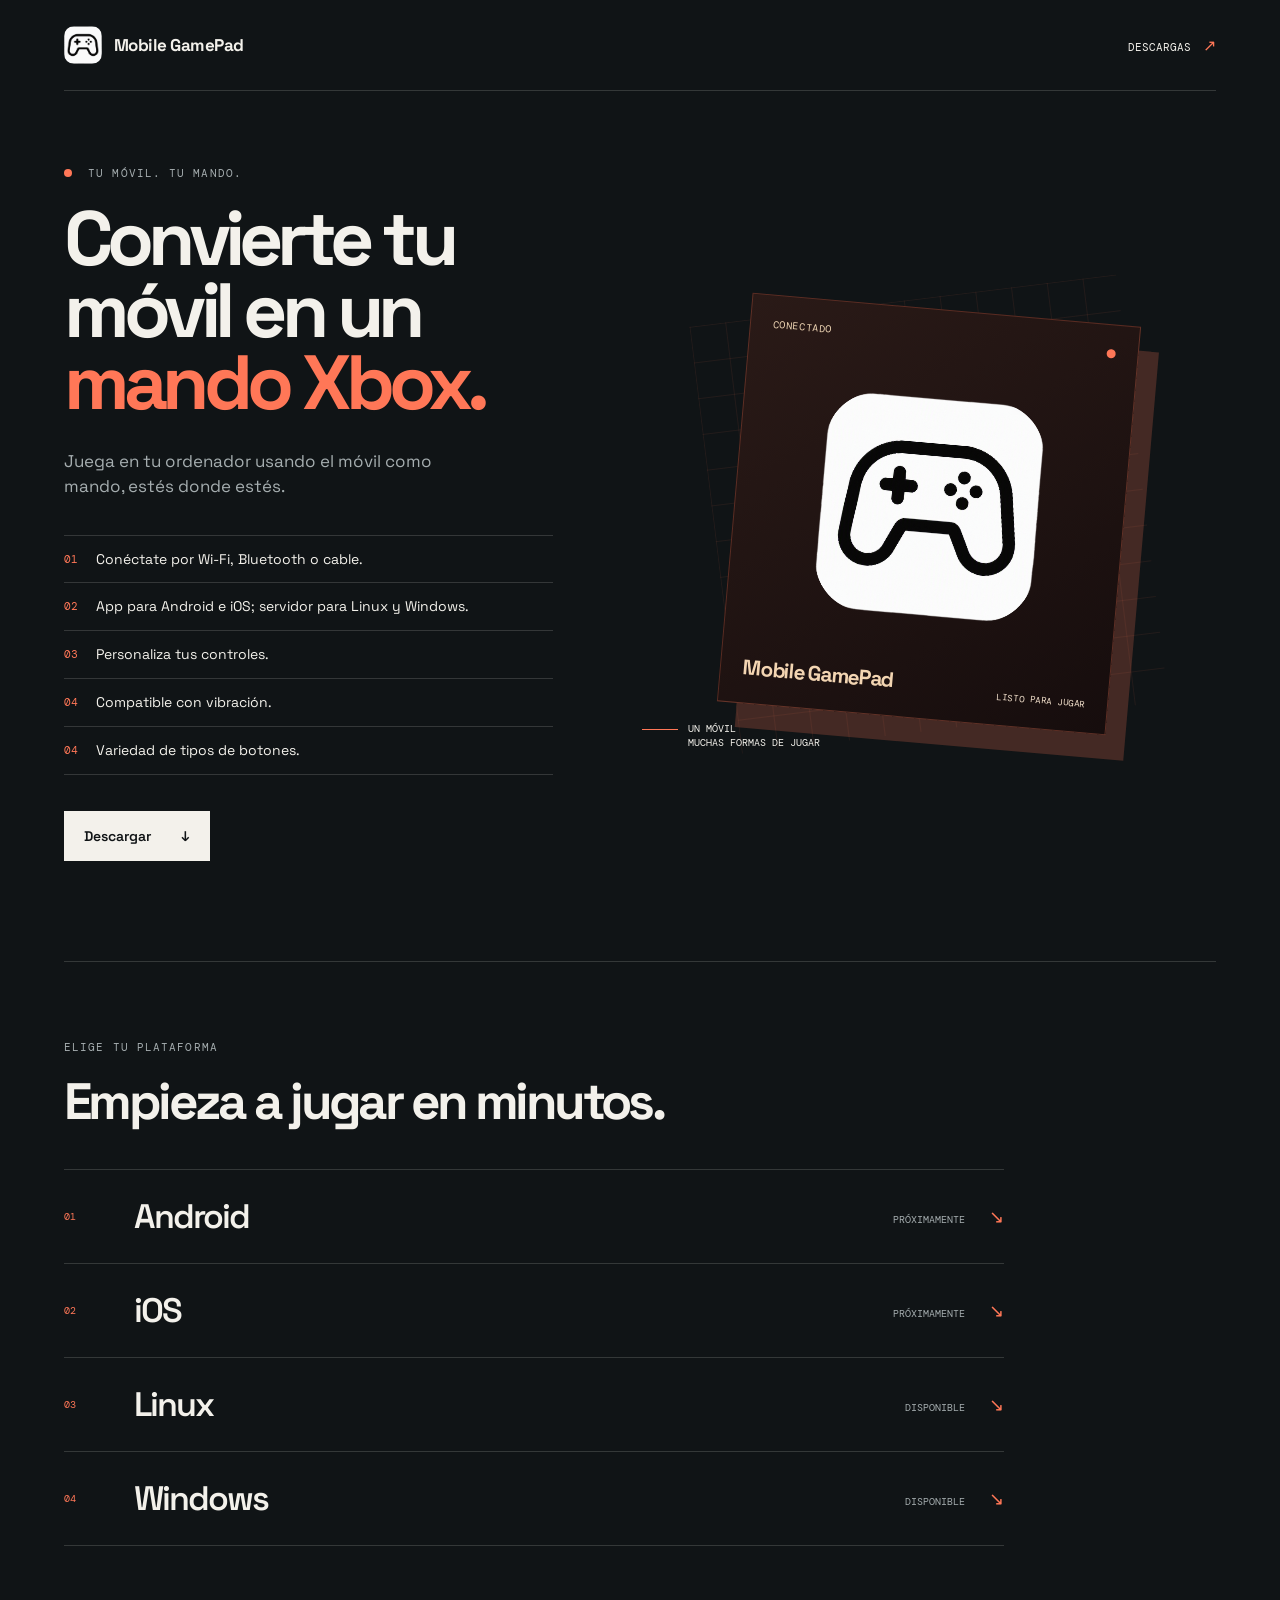
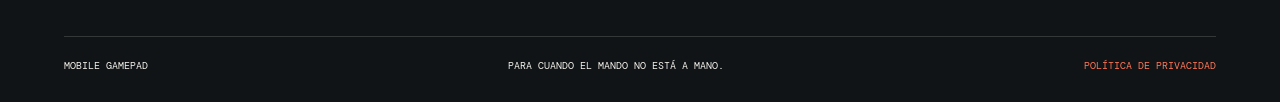
<file: index.html>
<!DOCTYPE html>
<html lang="es">
<head>
  <meta charset="UTF-8">
  <meta name="viewport" content="width=device-width, initial-scale=1.0">
  <meta name="description" content="Convierte tu móvil en un mando Xbox para jugar en tu ordenador con Mobile GamePad.">
  <title>Mobile GamePad | Descargas</title>
  <link rel="stylesheet" href="styles.css">
</head>
<body>
  <main class="page-shell">
    <nav class="topbar" aria-label="Navegación principal">
      <a class="brand" href="./" aria-label="Inicio de Mobile GamePad">
        <img src="src/icon.png" alt="">
        <span>Mobile GamePad</span>
      </a>
      <a class="topbar-link" href="#downloads">Descargas <span aria-hidden="true">↗</span></a>
    </nav>

    <section class="hero" aria-labelledby="hero-title">
      <div class="hero-copy">
        <p class="eyebrow"><span class="status-dot"></span> Tu móvil. Tu mando.</p>
        <h1 id="hero-title">Convierte tu móvil en un <em>mando Xbox.</em></h1>
        <p class="hero-text">Juega en tu ordenador usando el móvil como mando, estés donde estés.</p>

        <ul class="feature-list">
          <li><span class="feature-number">01</span><span>Conéctate por Wi-Fi, Bluetooth o cable.</span></li>
          <li><span class="feature-number">02</span><span>App para Android e iOS; servidor para Linux y Windows.</span></li>
          <li><span class="feature-number">03</span><span>Personaliza tus controles.</span></li>
          <li><span class="feature-number">04</span><span>Compatible con vibración.</span></li>
          <li><span class="feature-number">04</span><span>Variedad de tipos de botones.</span></li>
        </ul>

        <a class="primary-button" href="#downloads">Descargar <span aria-hidden="true">↓</span></a>
      </div>

      <div class="hero-art" aria-label="Vista previa de Mobile GamePad">
        <div class="art-grid"></div>
        <div class="art-card">
          <div class="art-card-top"><span>CONECTADO</span><span class="live-dot"></span></div>
          <img src="src/icon.png" alt="Mobile GamePad controller icon">
          <div class="art-card-bottom"><strong>Mobile GamePad</strong><span>LISTO PARA JUGAR</span></div>
        </div>
        <div class="art-caption"><span class="caption-line"></span><span>Un móvil<br>muchas formas de jugar</span></div>
      </div>
    </section>

    <section class="downloads" id="downloads" aria-labelledby="downloads-title">
      <div class="section-heading">
        <p class="eyebrow">Elige tu plataforma</p>
        <h2 id="downloads-title">Empieza a jugar en minutos.</h2>
      </div>
      <div class="download-tiles">
        <details class="download-tile">
          <summary><span class="tile-number">01</span><span class="tile-title">Android</span><span class="tile-status">Próximamente <span class="tile-arrow" aria-hidden="true">↘</span></span></summary>
          <div class="tile-panel">
            <p>Convierte tu móvil Android en un mando personalizable para el ordenador.</p>
            <div class="android-warning"><strong>Importante:</strong> Este APK todavía no está publicado en Google Play. Android puede mostrar avisos al instalar aplicaciones externas.</div>
            <div class="tile-actions">
              <span class="coming-soon">Google Play — Próximamente</span>
            </div>
          </div>
        </details>
        <details class="download-tile">
          <summary><span class="tile-number">02</span><span class="tile-title">iOS</span><span class="tile-status">Próximamente <span class="tile-arrow" aria-hidden="true">↘</span></span></summary>
          <div class="tile-panel"><p>La app para iOS está en preparación.</p><span class="coming-soon">App Store — Próximamente</span></div>
        </details>
        <details class="download-tile">
          <summary><span class="tile-number">03</span><span class="tile-title">Linux</span><span class="tile-status">Disponible <span class="tile-arrow" aria-hidden="true">↘</span></span></summary>
          <div class="tile-panel">
            <p>Ejecuta el servidor en Linux y conecta tu móvil por Wi-Fi, Bluetooth o cable.</p>
            <div class="package-list">
              <div class="package-option">
                <div class="package-heading"><strong>Debian / Ubuntu</strong><span>.deb</span></div>
                <a class="download-link" href="linux/gamepad_0.0.1-2_amd64.deb" download><span>Descargar DEB</span><span aria-hidden="true">↓</span></a>
                <code>sudo dpkg -i mobile-gamepad-linux-amd64.deb</code>
              </div>
              <div class="package-option">
                <div class="package-heading"><strong>Fedora / RHEL</strong><span>.rpm</span></div>
                <a class="download-link" href="linux/gamepad-0.0.1-2.x86_64.rpm" download><span>Descargar RPM</span><span aria-hidden="true">↓</span></a>
                <code>sudo rpm -i mobile-gamepad-linux-x86_64.rpm</code>
              </div>
              <div class="package-option">
                <div class="package-heading"><strong>Arch Linux</strong><span>.pkg.tar.zst</span></div>
                <a class="download-link" href="linux/gamepad-0.0.1-2-x86_64.pkg.tar.zst" download><span>Descargar paquete Arch</span><span aria-hidden="true">↓</span></a>
                <code>sudo pacman -U mobile-gamepad-linux-x86_64.pkg.tar.zst</code>
              </div>
            </div>
          </div>
        </details>
        <details class="download-tile">
          <summary><span class="tile-number">04</span><span class="tile-title">Windows</span><span class="tile-status">Disponible <span class="tile-arrow" aria-hidden="true">↘</span></span></summary>
          <div class="tile-panel">
            <p>Sigue estos pasos para instalar el servidor y conectar tu móvil como mando Xbox.</p>
            <div class="android-warning"><strong>Advertencia:</strong> Las opciones de descarga fuera de microsoft store pueden generar advertencias del microsoft defender.</div>
            <ol class="windows-steps">
              <li>
                <strong>Instala ViGEmBus</strong>
                <p>Es el controlador que permite crear un mando Xbox virtual. ViGEmBus no se distribuye desde Microsoft Store: descárgalo desde su página oficial.</p>
                <div class="tile-actions">
                  <a class="download-link" href="https://github.com/nefarius/ViGEmBus/releases/download/v1.22.0/ViGEmBus_1.22.0_x64_x86_arm64.exe" target="_blank" rel="noopener noreferrer"><span>Descargar instalador ViGEmBus</span><span aria-hidden="true">↓</span></a>
                  <a class="download-link" href="https://github.com/nefarius/ViGEmBus/releases" target="_blank" rel="noopener noreferrer"><span>Ver página oficial de descargas</span><span aria-hidden="true">↗</span></a>
                </div>
              </li>
              <li>
                <strong>Instala Mobile GamePad</strong>
                <p>Descarga y ejecuta el instalador. La versión de Microsoft Store es la opción recomendada cuando esté publicada; por ahora está pendiente.</p>
                <div class="tile-actions">
                  <a class="download-link" href="windows/MobileGamePad-Setup.exe" download><span>Descargar instalador</span><span aria-hidden="true">↓</span></a>
                  <span class="coming-soon">Microsoft Store — Próximamente (recomendado)</span>
                </div>
              </li>
            </ol>
          </div>
        </details>
      </div>
    </section>

    <footer class="footer"><span>Mobile GamePad</span><span>Para cuando el mando no está a mano.</span><a href="privacy.html">Política de privacidad</a></footer>
  </main>
</body>
</html>
</file>
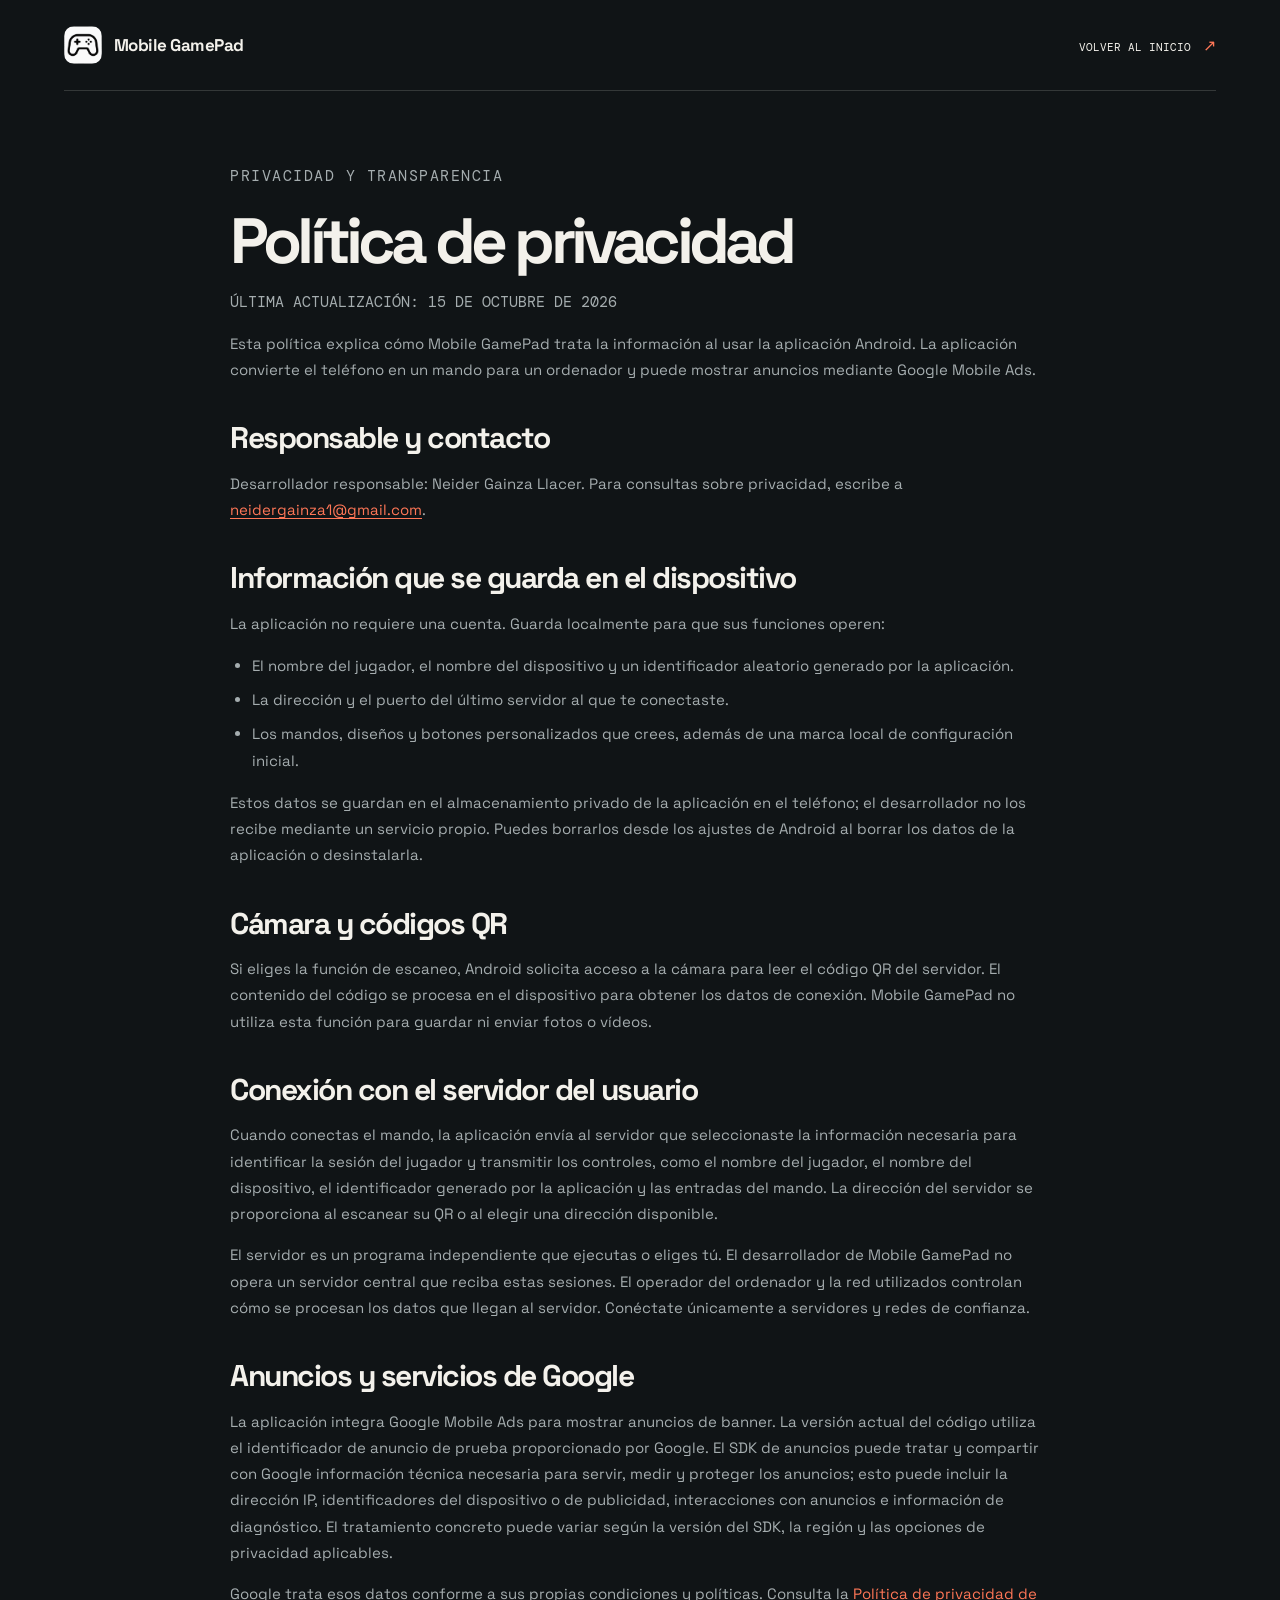
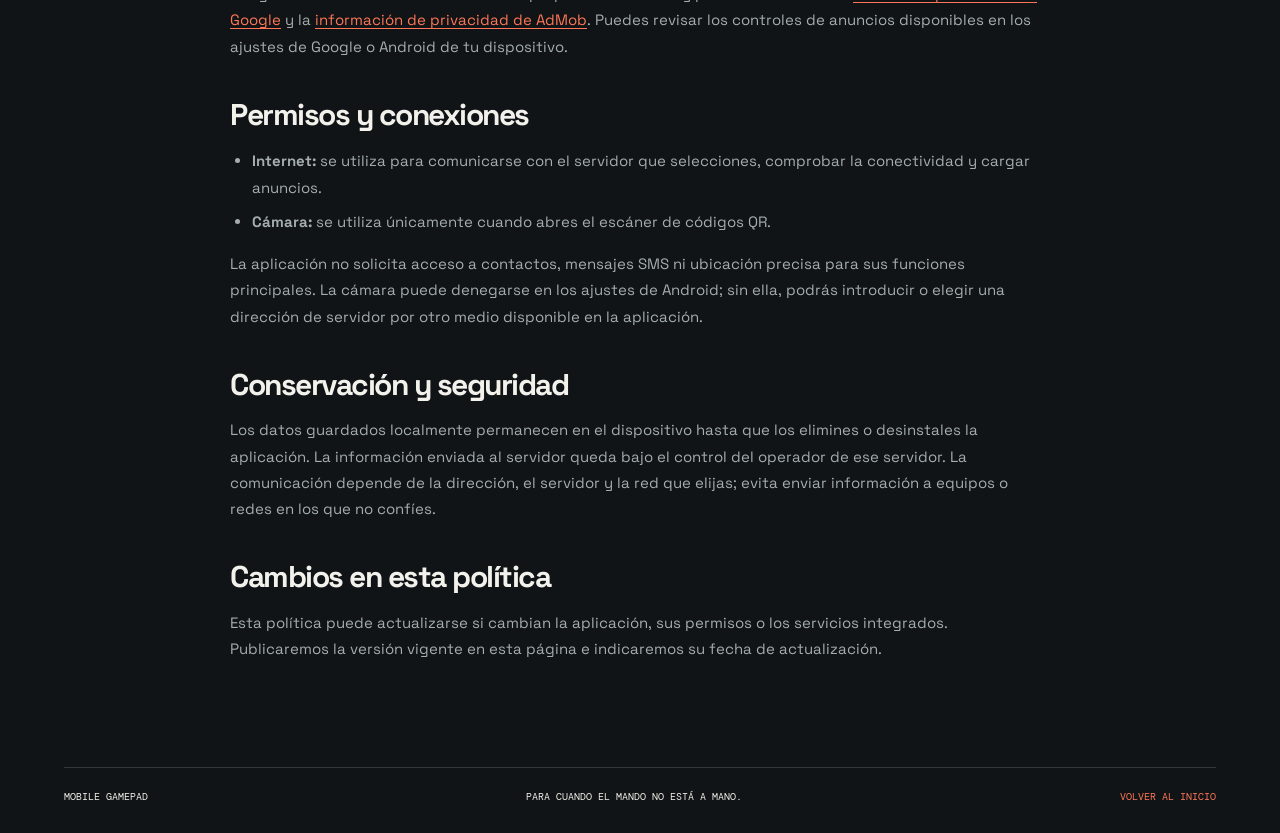
<file: privacy.html>
<!DOCTYPE html>
<html lang="es">
<head>
  <meta charset="UTF-8">
  <meta name="viewport" content="width=device-width, initial-scale=1.0">
  <meta name="description" content="Política de privacidad de la aplicación Mobile GamePad para Android.">
  <title>Política de privacidad | Mobile GamePad</title>
  <link rel="stylesheet" href="styles.css">
</head>
<body>
  <main class="page-shell">
    <nav class="topbar" aria-label="Navegación principal">
      <a class="brand" href="./" aria-label="Inicio de Mobile GamePad">
        <img src="src/icon.png" alt="">
        <span>Mobile GamePad</span>
      </a>
      <a class="topbar-link" href="./">Volver al inicio <span aria-hidden="true">↗</span></a>
    </nav>

    <article class="privacy-content">
      <p class="eyebrow">Privacidad y transparencia</p>
      <h1>Política de privacidad</h1>
      <p class="privacy-updated">Última actualización: 15 de octubre de 2026</p>

      <p>Esta política explica cómo Mobile GamePad trata la información al usar la aplicación Android. La aplicación convierte el teléfono en un mando para un ordenador y puede mostrar anuncios mediante Google Mobile Ads.</p>

      <h2>Responsable y contacto</h2>
      <p>Desarrollador responsable: Neider Gainza Llacer. Para consultas sobre privacidad, escribe a <a href="mailto:neidergainza1@gmail.com">neidergainza1@gmail.com</a>.</p>

      <h2>Información que se guarda en el dispositivo</h2>
      <p>La aplicación no requiere una cuenta. Guarda localmente para que sus funciones operen:</p>
      <ul>
        <li>El nombre del jugador, el nombre del dispositivo y un identificador aleatorio generado por la aplicación.</li>
        <li>La dirección y el puerto del último servidor al que te conectaste.</li>
        <li>Los mandos, diseños y botones personalizados que crees, además de una marca local de configuración inicial.</li>
      </ul>
      <p>Estos datos se guardan en el almacenamiento privado de la aplicación en el teléfono; el desarrollador no los recibe mediante un servicio propio. Puedes borrarlos desde los ajustes de Android al borrar los datos de la aplicación o desinstalarla.</p>

      <h2>Cámara y códigos QR</h2>
      <p>Si eliges la función de escaneo, Android solicita acceso a la cámara para leer el código QR del servidor. El contenido del código se procesa en el dispositivo para obtener los datos de conexión. Mobile GamePad no utiliza esta función para guardar ni enviar fotos o vídeos.</p>

      <h2>Conexión con el servidor del usuario</h2>
      <p>Cuando conectas el mando, la aplicación envía al servidor que seleccionaste la información necesaria para identificar la sesión del jugador y transmitir los controles, como el nombre del jugador, el nombre del dispositivo, el identificador generado por la aplicación y las entradas del mando. La dirección del servidor se proporciona al escanear su QR o al elegir una dirección disponible.</p>
      <p>El servidor es un programa independiente que ejecutas o eliges tú. El desarrollador de Mobile GamePad no opera un servidor central que reciba estas sesiones. El operador del ordenador y la red utilizados controlan cómo se procesan los datos que llegan al servidor. Conéctate únicamente a servidores y redes de confianza.</p>

      <h2>Anuncios y servicios de Google</h2>
      <p>La aplicación integra Google Mobile Ads para mostrar anuncios de banner. La versión actual del código utiliza el identificador de anuncio de prueba proporcionado por Google. El SDK de anuncios puede tratar y compartir con Google información técnica necesaria para servir, medir y proteger los anuncios; esto puede incluir la dirección IP, identificadores del dispositivo o de publicidad, interacciones con anuncios e información de diagnóstico. El tratamiento concreto puede variar según la versión del SDK, la región y las opciones de privacidad aplicables.</p>
      <p>Google trata esos datos conforme a sus propias condiciones y políticas. Consulta la <a href="https://policies.google.com/privacy" target="_blank" rel="noopener noreferrer">Política de privacidad de Google</a> y la <a href="https://support.google.com/admob/answer/6128543?hl=es" target="_blank" rel="noopener noreferrer">información de privacidad de AdMob</a>. Puedes revisar los controles de anuncios disponibles en los ajustes de Google o Android de tu dispositivo.</p>

      <h2>Permisos y conexiones</h2>
      <ul>
        <li><strong>Internet:</strong> se utiliza para comunicarse con el servidor que selecciones, comprobar la conectividad y cargar anuncios.</li>
        <li><strong>Cámara:</strong> se utiliza únicamente cuando abres el escáner de códigos QR.</li>
      </ul>
      <p>La aplicación no solicita acceso a contactos, mensajes SMS ni ubicación precisa para sus funciones principales. La cámara puede denegarse en los ajustes de Android; sin ella, podrás introducir o elegir una dirección de servidor por otro medio disponible en la aplicación.</p>

      <h2>Conservación y seguridad</h2>
      <p>Los datos guardados localmente permanecen en el dispositivo hasta que los elimines o desinstales la aplicación. La información enviada al servidor queda bajo el control del operador de ese servidor. La comunicación depende de la dirección, el servidor y la red que elijas; evita enviar información a equipos o redes en los que no confíes.</p>

      <h2>Cambios en esta política</h2>
      <p>Esta política puede actualizarse si cambian la aplicación, sus permisos o los servicios integrados. Publicaremos la versión vigente en esta página e indicaremos su fecha de actualización.</p>
    </article>

    <footer class="footer"><span>Mobile GamePad</span><span>Para cuando el mando no está a mano.</span><a href="./">Volver al inicio</a></footer>
  </main>
</body>
</html>
</file>
<file: styles.css>
@import url('https://fonts.googleapis.com/css2?family=DM+Mono:wght@400;500&family=Space+Grotesk:wght@400;500;600;700&display=swap');

:root {
  color-scheme: dark;
  --ink: #f3f1eb;
  --muted: #a5adaf;
  --paper: #101416;
  --lime: #d7f35b;
  --orange: #ff7757;
  --line: rgba(243, 241, 235, 0.16);
}

* { box-sizing: border-box; }

html { scroll-behavior: smooth; }

body {
  margin: 0;
  color: var(--ink);
  background: var(--paper);
  font-family: 'Space Grotesk', sans-serif;
}

a { color: inherit; text-decoration: none; }

.page-shell { max-width: 1280px; margin: 0 auto; padding: 0 5vw; overflow: hidden; }

.topbar { align-items: center; border-bottom: 1px solid var(--line); display: flex; justify-content: space-between; padding: 26px 0; }
.brand { align-items: center; display: inline-flex; font-size: 17px; font-weight: 700; gap: 12px; letter-spacing: -0.03em; }
.brand img { border-radius: 10px; height: 38px; width: 38px; }
.topbar-link { font-family: 'DM Mono', monospace; font-size: 11px; text-transform: uppercase; }
.topbar-link span { color: var(--orange); font-size: 16px; margin-left: 5px; }

.hero { align-items: center; display: grid; gap: 7vw; grid-template-columns: minmax(0, 0.92fr) minmax(380px, 1.08fr); min-height: 700px; padding: 75px 0 100px; }
.hero-copy { animation: rise 700ms ease both; max-width: 590px; }
.eyebrow, .card-label { color: var(--muted); font-family: 'DM Mono', monospace; font-size: 11px; letter-spacing: .1em; margin: 0 0 22px; text-transform: uppercase; }
.status-dot { background: var(--orange); border-radius: 50%; display: inline-block; height: 8px; margin-right: 8px; width: 8px; }
h1 { font-size: clamp(48px, 6vw, 86px); letter-spacing: -.075em; line-height: .94; margin: 0; max-width: 620px; }
h1 em { color: var(--orange); font-style: normal; }
.hero-text { color: var(--muted); font-size: 17px; line-height: 1.5; margin: 30px 0 35px; max-width: 410px; }
.feature-list { border-top: 1px solid var(--line); list-style: none; margin: 0 0 36px; max-width: 510px; padding: 0; }
.feature-list li { align-items: center; border-bottom: 1px solid var(--line); display: flex; font-size: 14px; gap: 18px; line-height: 1.35; padding: 14px 0; }
.feature-number { color: var(--orange); font-family: 'DM Mono', monospace; font-size: 11px; }
.primary-button { align-items: center; background: var(--ink); color: var(--paper); display: inline-flex; font-size: 14px; font-weight: 600; gap: 30px; padding: 16px 20px; transition: background 180ms ease, transform 180ms ease; }
.primary-button:hover { background: var(--orange); color: #171b1d; transform: translateY(-2px); }

.hero-art { align-items: center; animation: rise 850ms 100ms ease both; display: flex; justify-content: center; min-height: 520px; position: relative; }
.art-grid { background-image: linear-gradient(rgba(255,119,87,.08) 1px, transparent 1px), linear-gradient(90deg, rgba(255,119,87,.08) 1px, transparent 1px); background-size: 36px 36px; height: 430px; position: absolute; transform: rotate(-7deg); width: 430px; }
.art-card { background: linear-gradient(145deg, #2a1a17 0%, #160d0d 100%); border: 1px solid rgba(255,119,87,.28); box-shadow: 20px 24px 0 rgba(255,119,87,.22); color: #f7e5d0; display: flex; flex-direction: column; height: 410px; justify-content: space-between; padding: 22px; position: relative; transform: rotate(5deg); width: min(100%, 390px); }
.art-card-top, .art-card-bottom { align-items: center; display: flex; font-family: 'DM Mono', monospace; font-size: 10px; justify-content: space-between; letter-spacing: .06em; }
.art-card-top { color: #f2d9b7; }
.live-dot { background: var(--orange); border-radius: 50%; height: 9px; width: 9px; }
.art-card img { align-self: center; border-radius: 52px; height: 220px; object-fit: cover; width: 220px; }
.art-card-bottom { align-items: end; font-size: 9px; }
.art-card-bottom strong { color: #f3d5b2; font-family: 'Space Grotesk', sans-serif; font-size: 21px; letter-spacing: -.06em; text-transform: none; }
.art-caption { bottom: 24px; display: flex; font-family: 'DM Mono', monospace; font-size: 10px; gap: 10px; left: 0; line-height: 1.4; position: absolute; text-transform: uppercase; }
.caption-line { background: var(--orange); height: 1px; margin-top: 7px; width: 36px; }

.downloads { border-top: 1px solid var(--line); padding: 78px 0 90px; }
h2 { font-size: clamp(32px, 4vw, 52px); letter-spacing: -.07em; line-height: 1; margin: 0 0 42px; }
.download-tiles { border-top: 1px solid var(--line); max-width: 940px; }
.download-tile { border-bottom: 1px solid var(--line); }
.download-tile summary { align-items: center; cursor: pointer; display: grid; gap: 20px; grid-template-columns: 50px 1fr auto; list-style: none; padding: 25px 0; }
.download-tile summary::-webkit-details-marker { display: none; }
.download-tile summary::marker { display: none; }
.download-tile summary:hover .tile-title { color: var(--orange); }
.tile-number, .tile-status, .coming-soon { font-family: 'DM Mono', monospace; font-size: 10px; text-transform: uppercase; }
.tile-number { color: var(--orange); }
.tile-title { font-size: clamp(22px, 3vw, 34px); font-weight: 600; letter-spacing: -.06em; transition: color 180ms ease; }
.tile-status { color: var(--muted); }
.tile-arrow { color: var(--orange); display: inline-block; font-size: 18px; margin-left: 18px; transition: transform 180ms ease; }
.download-tile[open] .tile-arrow { transform: rotate(90deg); }
.tile-panel { border-left: 1px solid var(--orange); margin: 0 0 28px 50px; padding: 2px 0 2px 22px; }
.tile-panel p { color: var(--muted); font-size: 14px; line-height: 1.5; margin: 0 0 19px; }
.tile-actions { align-items: center; display: flex; flex-wrap: wrap; gap: 25px; }
.android-warning { background: rgba(255, 119, 87, .12); border-left: 3px solid var(--orange); font-size: 12px; line-height: 1.5; margin: 0 0 20px; max-width: 700px; padding: 12px 15px; }
.android-warning strong { color: var(--orange); }
.windows-steps { counter-reset: windows-step; list-style: none; margin: 0; max-width: 760px; padding: 0; }
.windows-steps > li { border-top: 1px solid var(--line); counter-increment: windows-step; margin-top: 20px; padding: 20px 0 0 42px; position: relative; }
.windows-steps > li::before { color: var(--orange); content: "0" counter(windows-step); font-family: 'DM Mono', monospace; font-size: 11px; left: 0; position: absolute; top: 23px; }
.windows-steps > li > strong { font-size: 17px; }
.windows-steps > li > p { margin-top: 9px; }
.windows-steps .android-warning { margin-top: 18px; }
.download-link, .coming-soon { font-family: 'DM Mono', monospace; font-size: 10px; text-transform: uppercase; }
.download-link { align-items: center; background: var(--orange); box-shadow: 5px 5px 0 var(--ink); color: #171b1d; display: inline-flex; font-weight: 500; gap: 18px; padding: 13px 15px; transition: background 180ms ease, box-shadow 180ms ease, transform 180ms ease; }
.download-link:hover { background: var(--lime); box-shadow: 2px 2px 0 var(--ink); transform: translate(3px, 3px); }
.download-link span:last-child { font-size: 15px; line-height: .7; }
.coming-soon { color: var(--muted); }
.package-list { display: grid; gap: 14px; grid-template-columns: repeat(3, minmax(0, 1fr)); }
.package-option { border: 1px solid var(--line); display: flex; flex-direction: column; gap: 14px; padding: 17px; }
.package-heading { align-items: baseline; display: flex; gap: 8px; justify-content: space-between; }
.package-heading strong { font-size: 15px; }
.package-heading span { color: var(--muted); font-family: 'DM Mono', monospace; font-size: 9px; text-transform: uppercase; }
.package-option code { background: rgba(243, 241, 235, .08); color: var(--ink); font-family: 'DM Mono', monospace; font-size: 10px; line-height: 1.5; overflow-wrap: anywhere; padding: 9px; }
.footer { border-top: 1px solid var(--line); display: flex; font-family: 'DM Mono', monospace; font-size: 10px; justify-content: space-between; padding: 22px 0 30px; text-transform: uppercase; }
.footer a { color: var(--orange); }
.footer a:hover { color: var(--lime); }

.privacy-content { margin: 0 auto; max-width: 820px; padding: 72px 0 90px; }
.privacy-content h1 { font-size: clamp(40px, 6vw, 64px); margin-bottom: 18px; }
.privacy-content h2 { font-size: clamp(22px, 3vw, 30px); letter-spacing: -.05em; line-height: 1.15; margin: 38px 0 14px; }
.privacy-content p, .privacy-content li { color: var(--muted); font-size: 15px; line-height: 1.75; }
.privacy-content ul { padding-left: 22px; }
.privacy-content li { margin: 8px 0; }
.privacy-content a { color: var(--orange); text-decoration: underline; text-underline-offset: 3px; }
.privacy-content a:hover { color: var(--lime); }
.privacy-updated { color: var(--muted); font-family: 'DM Mono', monospace; font-size: 11px; text-transform: uppercase; }

@keyframes rise { from { opacity: 0; transform: translateY(20px); } to { opacity: 1; transform: translateY(0); } }

@media (max-width: 980px) {
  .hero { gap: 35px; grid-template-columns: 1fr; padding: 62px 0 80px; }
  .hero-art { display: none; }
  .primary-button { display: none; }
}

@media (max-width: 520px) {
  .page-shell { padding: 0 22px; }
  .topbar { padding: 18px 0; }
  .topbar-link { font-size: 9px; }
  h1 { font-size: 48px; }
  .hero-text { font-size: 15px; }
  .hero-art { min-height: 370px; }
  .art-grid { height: 290px; width: 290px; }
  .art-card { height: 320px; padding: 16px; width: 290px; }
  .art-card img { height: 155px; width: 155px; }
  .art-card-bottom strong { font-size: 16px; }
  .art-caption { bottom: 0; }
  .download-tile summary { gap: 10px; grid-template-columns: 30px 1fr; }
  .tile-status { grid-column: 2; }
  .tile-arrow { margin-left: 8px; }
  .tile-panel { margin-left: 30px; }
  .package-list { grid-template-columns: 1fr; }
  .footer { flex-direction: column; gap: 12px; }
}
</file>
